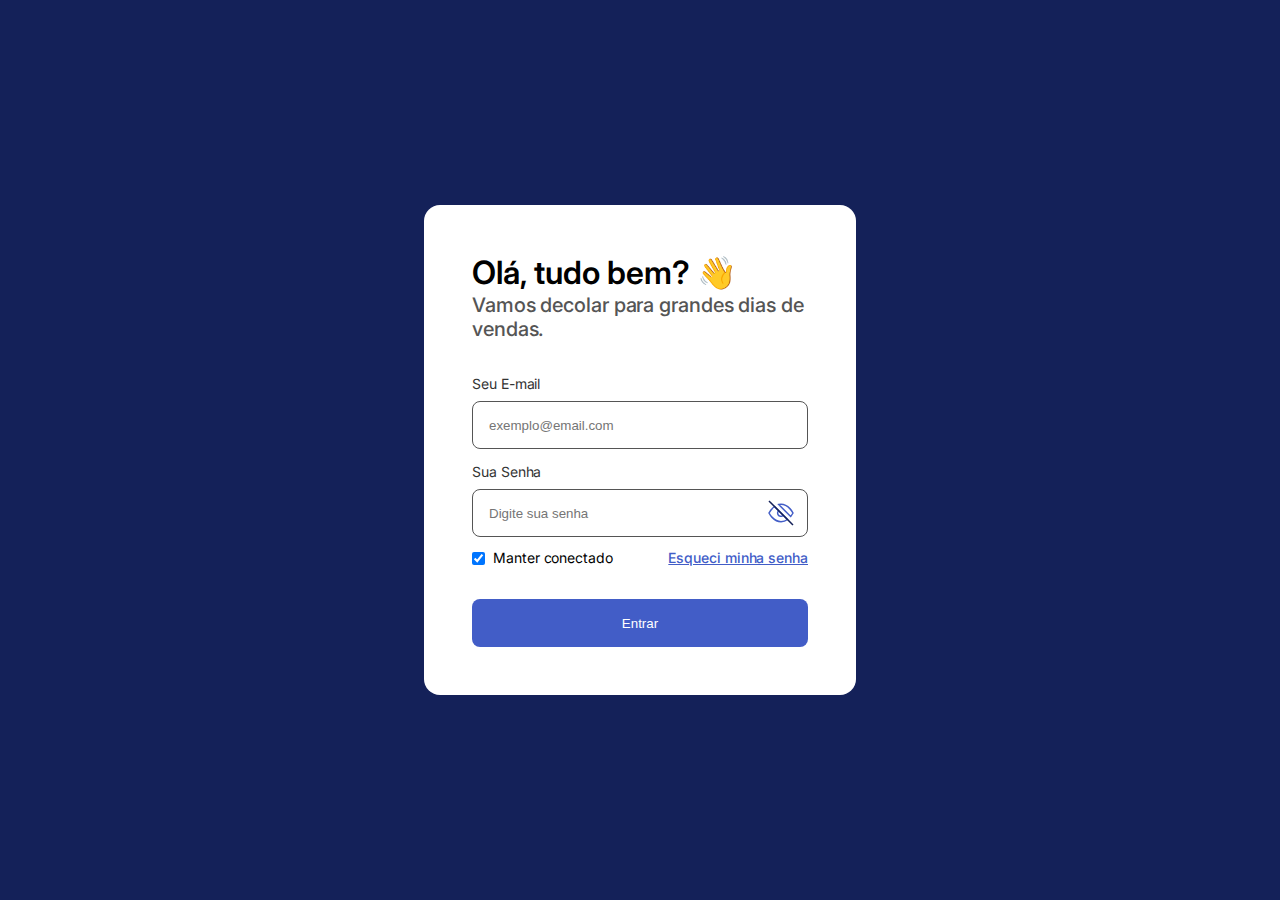
<file: index.html>
<!DOCTYPE html>
<html lang="pt-br">
<head>
  <meta charset="UTF-8">
  <meta http-equiv="X-UA-Compatible" content="IE=edge">
  <meta name="viewport" content="width=device-width, initial-scale=1.0">
  <title>Minha Empresa</title>

  <link rel="preconnect" href="https://fonts.googleapis.com">
  <link rel="preconnect" href="https://fonts.gstatic.com" crossorigin>
  <link href="https://fonts.googleapis.com/css2?family=Inter:wght@300;400;500;600;700&display=swap" rel="stylesheet">

  <link rel="icon" type="image/x-icon" href="./assets/img/avatar-logo.png">

  <link rel="stylesheet" href="./assets/css/login.css">
</head>
<body>
  <div class="login">
    <div class="login__container">
      <div class="login__text">
        <h3 class="login__text-title">
          Olá, tudo bem? 👋
        </h3>
        <p class="login__text-slogan">
          Vamos decolar para grandes dias de vendas.
        </p>
      </div>
      <div class="login__field">
        <form action="" class="login__field--form">
          <div class="login__field--form-email">
            <label for="login__field--input-email" class="login__field--label-email">
              Seu E-mail
            </label>
            <input type="email" placeholder="exemplo@email.com" id="login__field--input-email" class="login__field--input-email" required>
            <span class="login__email--error"></span>
          </div>
          <div class="login__field--form-password">
            <label for="login__field--input-password" class="login__field--label-password">
              Sua Senha
            </label>
            <input type="password" placeholder="Digite sua senha" id="login__field--input-password" class="login__field--input-password" required>
            <svg class="login__field--eye" width="26" height="26" viewBox="0 0 26 26" fill="none" xmlns="http://www.w3.org/2000/svg">
              <path d="M15.3127 15.313C15.0131 15.6345 14.6518 15.8924 14.2503 16.0713C13.8489 16.2502 13.4155 16.3464 12.9761 16.3541C12.5367 16.3619 12.1002 16.281 11.6927 16.1164C11.2852 15.9518 10.915 15.7068 10.6042 15.3961C10.2934 15.0853 10.0484 14.7151 9.88383 14.3076C9.71923 13.9001 9.63839 13.4636 9.64615 13.0242C9.6539 12.5847 9.75008 12.1514 9.92896 11.7499C10.1078 11.3484 10.3657 10.9871 10.6873 10.6875M19.48 19.4803C17.6152 20.9017 15.3445 21.6892 13 21.7275C5.36364 21.7275 1 13.0002 1 13.0002C2.35697 10.4714 4.23906 8.262 6.52 6.52025L19.48 19.4803ZM10.7091 4.53479C11.46 4.35903 12.2288 4.27116 13 4.27298C20.6364 4.27298 25 13.0002 25 13.0002C24.3378 14.2391 23.5481 15.4054 22.6436 16.4802L10.7091 4.53479Z" stroke="#425DC7" stroke-width="1.5"/>
              <path d="M1 1L25 25" stroke="#142159" stroke-width="1.5"/>
            </svg>
            <span class="login__password--error"></span>
          </div>
          <div class="login__field--connect">
            <div class="login__field--connect-box">
              <div class="login__field--connect-check">
                <input type="checkbox" id="login__field--connect-input" class="login__field--connect-input" checked>
                <span class="login__field--connect-unchecked"></span>
                <label for="login__field--connect-input" class="login__field--connect-label">
                  Manter conectado
                </label>
              </div>
              <a href="#" class="login__field--connect-link">
                Esqueci minha senha
              </a>
            </div>
            <button class="login__button" type="submit">
              Entrar
            </button>
          </div>
        </form>
      </div>
    </div>
  </div>
  <script src="./assets/js/login.js"></script>
</body>
</html>
</file>
<file: assets/css/login.css>
* {
  box-sizing: border-box;
  margin: 0;
  padding: 0;
}

body {
  font-family: "Inter", sans-serif;
  background: #142159;
}

/* Login */

.login {
  width: 100%;
  height: 100vh;
  display: flex;
  align-items: center;
  justify-content: center;
}

.login__container {
  width: min(100%, 432px);
  background: #FFFFFF;
  border-radius: 16px;
  padding: 48px 32px 48px 48px;
  display: flex;
  flex-direction: column;
  gap: 32px 0;
}

/* --- Login Text --- */

.login__text {
  width: 100%;
}

.login__text-title {
  max-height: 32px;
  font-weight: 600;
  font-size: 32px;
  line-height: 40px;
  color: #000000;
  margin-bottom: 8px;
}

.login__text-slogan {
  font-weight: 500;
  font-size: 20px;
  line-height: 24px;
  letter-spacing: -0.005em;
  color: #555555;
}

/* --- Login Field --- */

.login__field {
  width: 100%;
  display: flex;
  flex-direction: column;
  padding-right: 16px;
}

.login__field--form {
  width: 100%;
  display: flex;
  flex-direction: column;
}

.login__field--label-email, .login__field--label-password {
  font-weight: 400;
  font-size: 14px;
  line-height: 16px;
  letter-spacing: -0.005em;
  color: #333333;
}

.login__field--form-email, .login__field--form-password {
  max-height: 72px;
  width: 100%;
  margin-bottom: 16px;
}

.login__field--input-email, .login__field--input-password {
  width: 336px;
  height: 48px;
  border: 1px solid #555555;
  box-sizing: border-box;
  border-radius: 8px;
  padding-left: 16px;
  margin-top: 8px;
}

.login__email--error, .login__password--error {
  font-weight: 500;
  font-size: 12px;
  line-height: 16px;
  color: #F03460;
  margin-bottom: 16px;
}

.login__active--error {
  border: 1px solid #F03460;
}

.login__field--eye {
  position: absolute;
  transform: translate(-40px, 19px);
  cursor: pointer;
}

.login__field--connect-box { 
  display: flex;
  align-items: center;
  justify-content: space-between;
  margin-bottom: 32px;
}

.login__field--connect-check {
  display: flex;
  align-items: center;
  gap: 0 4px;
  font-weight: 400;
  font-size: 14px;
  line-height: 16px;
  letter-spacing: -0.005em;
  color: #000000;
  position: relative;
}

.login__field--connect-link {
  font-weight: 500;
  font-size: 14px;
  line-height: 18px;
  text-align: right;
  letter-spacing: -0.005em;
  color: #425DC7;
}

.login__button {
  width: 336px;
  height: 48px;
  background: #425DC7;
  color: #FFFFFF;
  border: none;
  border-radius: 8px;
  cursor: pointer;
  transition: all .3s ease-in-out;
}

.login__button:hover {
  background: #425dc7ee;
  color: #000000;
}


@media (max-width: 768px){
  .login__container {
    width: min(100%, 328px);
    padding: 32px 16px 16px 16px;
    gap: 24px 0;
  }

  .login__field {
    padding-right: 0;
  }

  .login__text {
    text-align: center;
    width: 100%;
  }

  .login__text-title {
    font-size: 24px;
  }

  .login__text-slogan {
    font-size: 20px;
  }

  .login__field--input-email, .login__field--input-password {
    width: 296px;
  }

  .login__field--connect-box {
    margin-bottom: 24px;
  }

  .login__button {
    width: 296px;
  }
}
</file>
